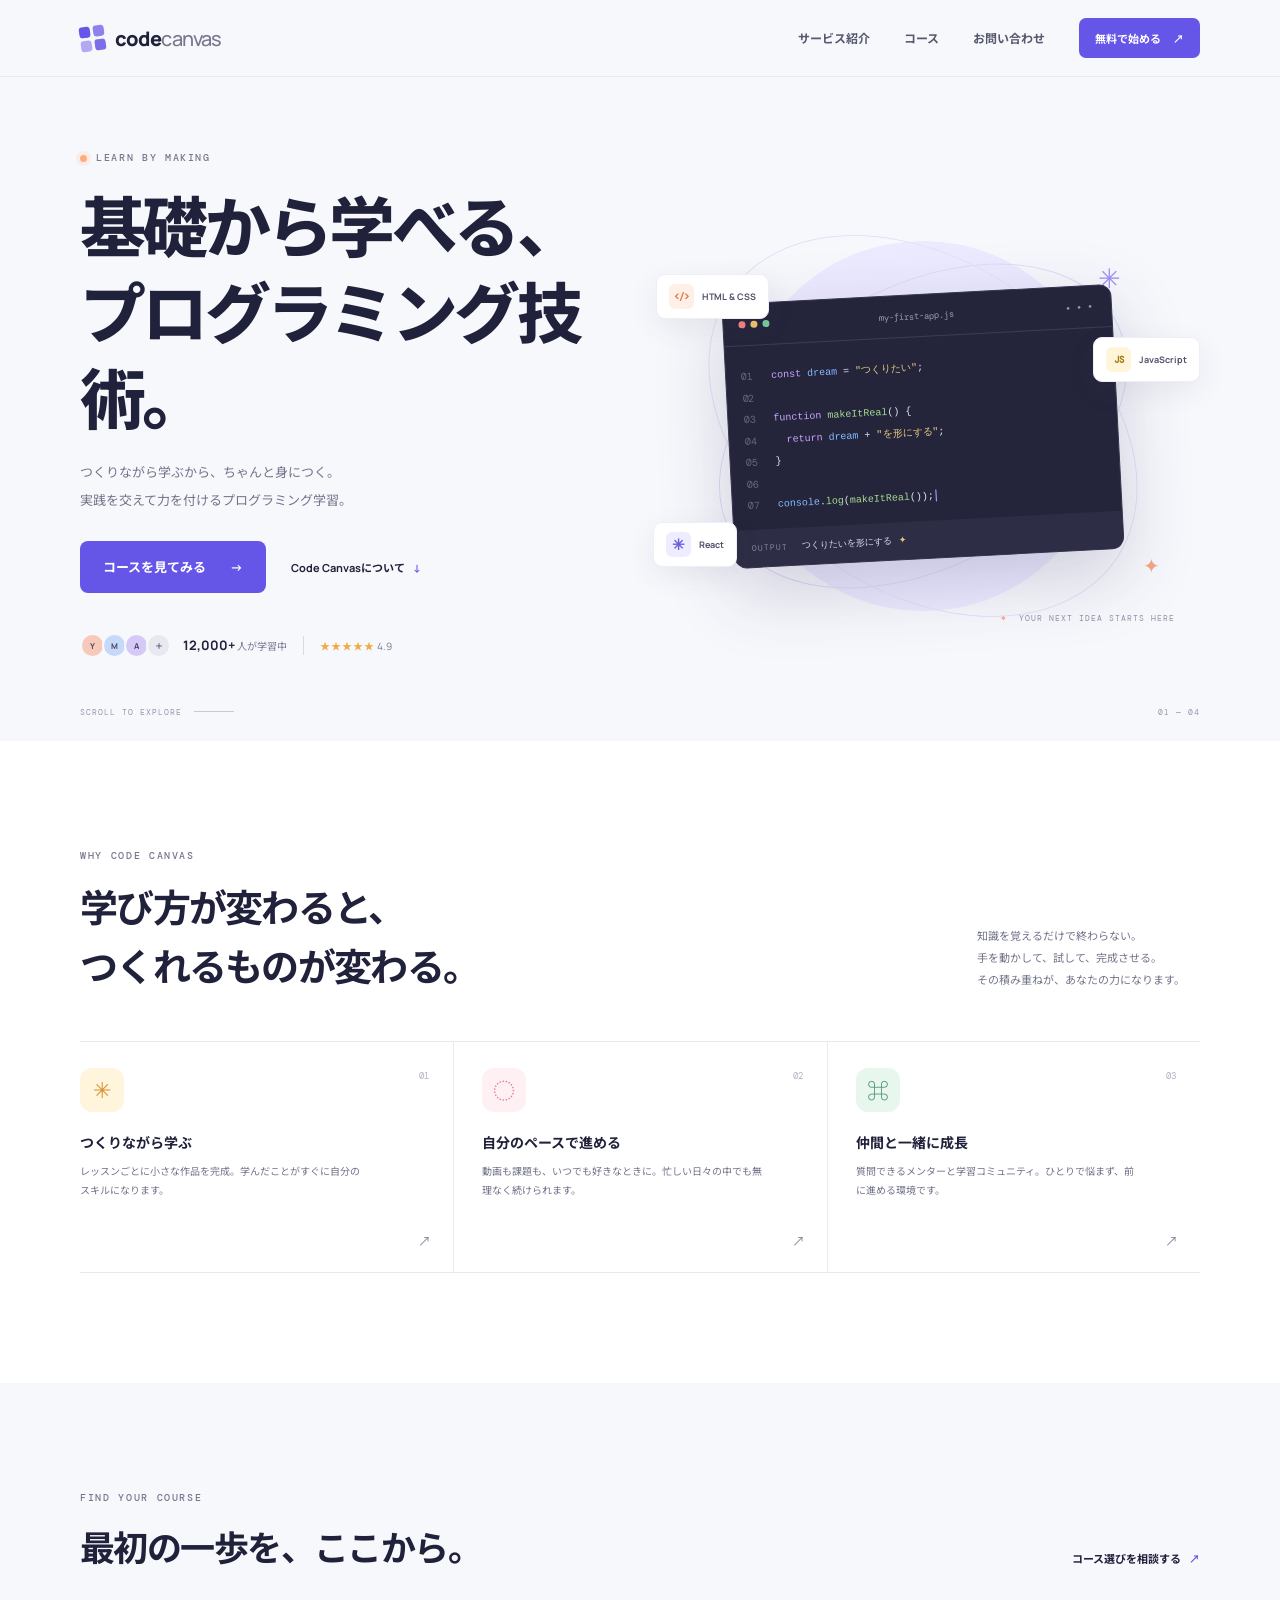
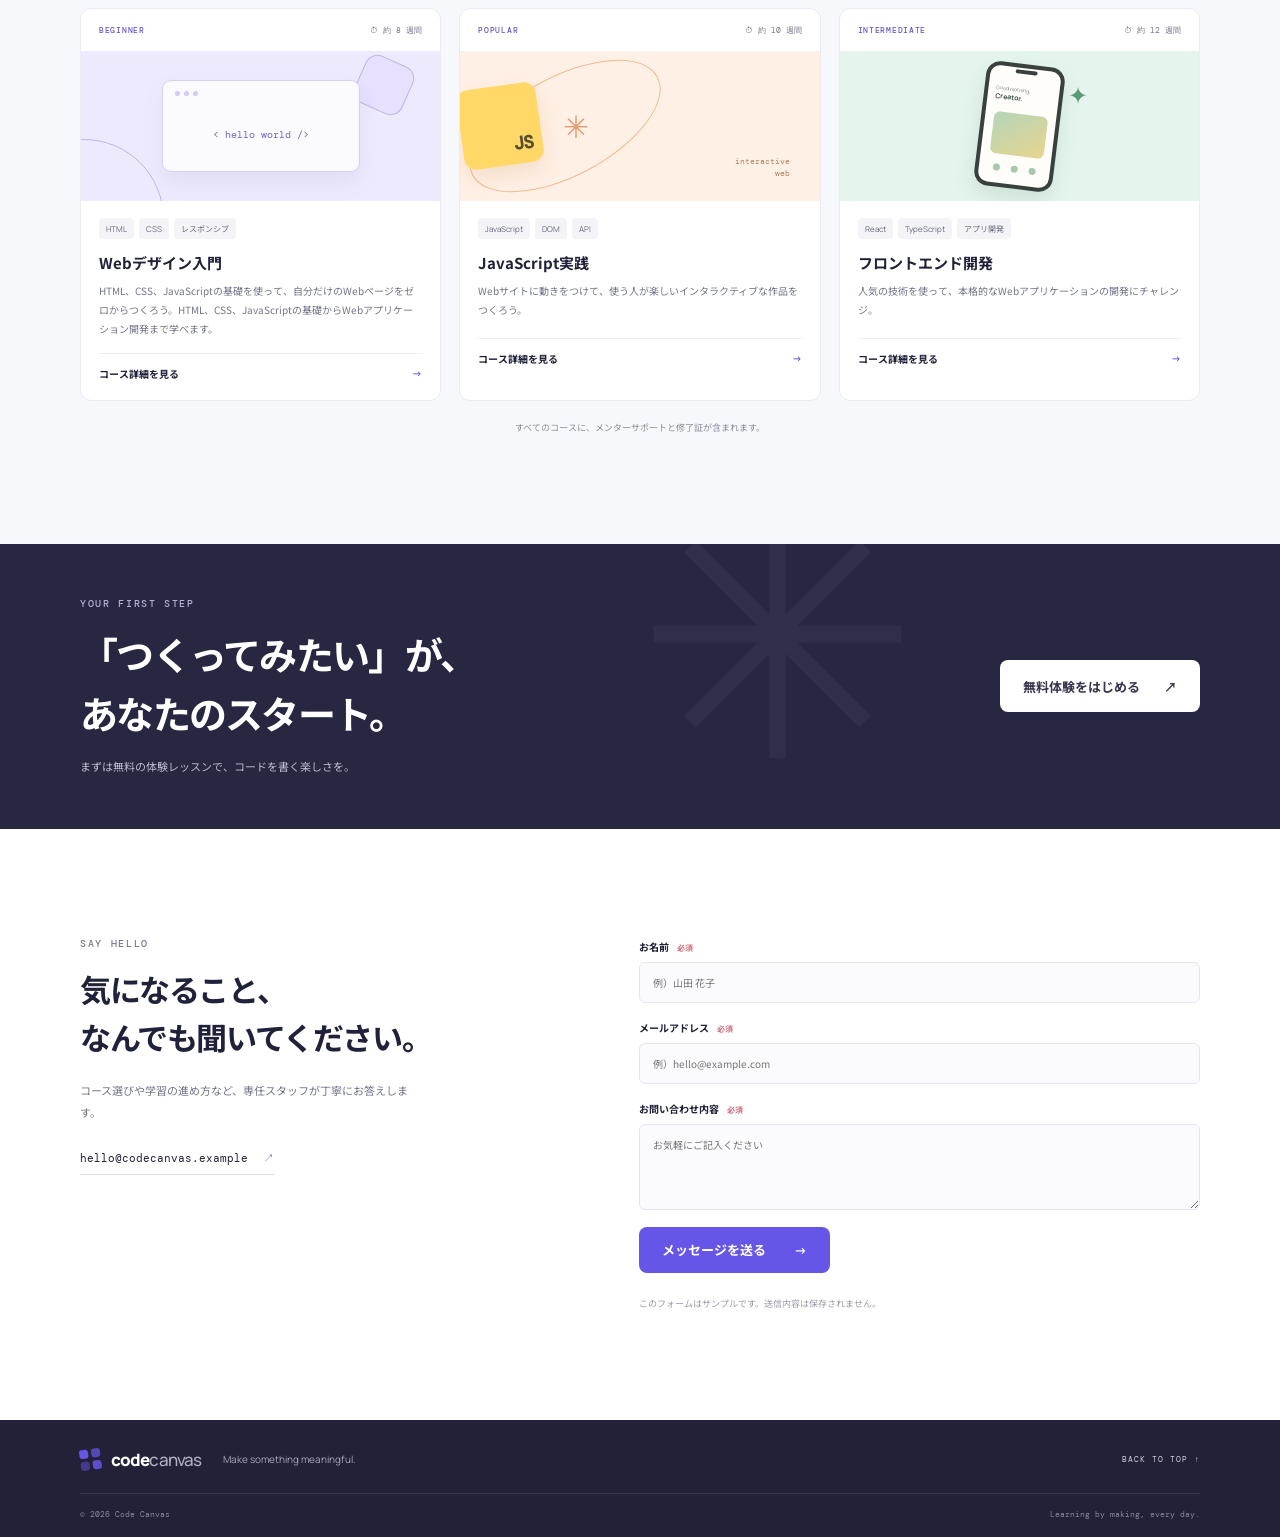
<file: index.html>
<!doctype html>
<html lang="ja">
<head>
  <meta charset="utf-8">
  <meta name="viewport" content="width=device-width, initial-scale=1">
  <meta name="description" content="コードキャンバスは、あなたのペースで実践的なプログラミングを学べるオンライン学習サービスです。">
  <meta name="theme-color" content="#f7f8fc">
  <title>Code Canvas — つくりながら学ぶ、プログラミング</title>
  <link rel="preconnect" href="https://fonts.googleapis.com">
  <link rel="preconnect" href="https://fonts.gstatic.com" crossorigin>
  <link href="https://fonts.googleapis.com/css2?family=DM+Mono:wght@400;500&family=Manrope:wght@400;500;600;700;800&family=Noto+Sans+JP:wght@400;500;600;700;800&display=swap" rel="stylesheet">
  <link rel="stylesheet" href="styles.css">
  <script src="script.js" defer></script>
</head>
<body>
  <a class="skip-link" href="#main">コンテンツへスキップ</a>
  <header class="site-header">
    <div class="container header-inner">
      <a class="brand" href="#home" aria-label="Code Canvas ホーム">
        <span class="brand-mark" aria-hidden="true"><span></span><span></span><span></span><span></span></span>
        <span>code<span class="brand-light">canvas</span></span>
      </a>
      <button class="menu-toggle" type="button" aria-expanded="false" aria-controls="primary-nav" aria-label="メニューを開く">
        <span></span><span></span>
      </button>
      <nav class="nav" id="primary-nav" aria-label="メインナビゲーション">
        <a href="#about">サービス紹介</a>
        <a href="#courses">コース</a>
        <a href="#contact">お問い合わせ</a>
        <a class="button button-small nav-cta" href="#courses">無料で始める <span aria-hidden="true">↗</span></a>
      </nav>
    </div>
  </header>

  <main id="main">
    <section class="hero" id="home" aria-labelledby="hero-title">
      <div class="container hero-grid">
        <div class="hero-copy">
          <p class="eyebrow"><span class="eyebrow-dot"></span> LEARN BY MAKING</p>
          <h1 id="hero-title">基礎から学べる、<br>プログラミング技術。</h1>
          <p class="hero-lead">つくりながら学ぶから、ちゃんと身につく。<br>実践を交えて力を付けるプログラミング学習。</p>
          <div class="hero-actions">
            <a class="button" href="#courses">コースを見てみる <span aria-hidden="true">→</span></a>
            <a class="text-link" href="#about">Code Canvasについて <span aria-hidden="true">↓</span></a>
          </div>
          <div class="hero-proof"><div class="avatar-stack" aria-hidden="true"><span>Y</span><span>M</span><span>A</span><span>＋</span></div><p><strong>12,000+</strong> 人が学習中</p><span class="proof-divider"></span><p class="rating"><span aria-label="5つ星">★★★★★</span> 4.9</p></div>
        </div>
        <div class="hero-art" aria-label="コードを書きながら学ぶ様子を表したイラスト" role="img">
          <div class="art-orbit orbit-one"></div><div class="art-orbit orbit-two"></div>
          <div class="floating-tag tag-html"><span class="tag-icon orange">&lt;/&gt;</span><span>HTML &amp; CSS</span></div>
          <div class="floating-tag tag-js"><span class="tag-icon yellow">JS</span><span>JavaScript</span></div>
          <div class="floating-tag tag-react"><span class="tag-icon blue">✳</span><span>React</span></div>
          <div class="editor-card">
            <div class="editor-top"><div class="editor-dots"><i></i><i></i><i></i></div><span>my-first-app.js</span><span class="editor-menu">···</span></div>
            <div class="editor-body" aria-hidden="true">
              <div><b>01</b><code><span class="code-purple">const</span> <span class="code-blue">dream</span> = <span class="code-yellow">"つくりたい"</span>;</code></div>
              <div><b>02</b><code></code></div>
              <div><b>03</b><code><span class="code-purple">function</span> <span class="code-green">makeItReal</span>() {</code></div>
              <div><b>04</b><code>&nbsp;&nbsp;<span class="code-purple">return</span> <span class="code-blue">dream</span> + <span class="code-yellow">"を形にする"</span>;</code></div>
              <div><b>05</b><code>}</code></div>
              <div><b>06</b><code></code></div>
              <div><b>07</b><code><span class="code-blue">console</span>.<span class="code-green">log</span>(<span class="code-green">makeItReal</span>());<span class="cursor"></span></code></div>
            </div>
            <div class="editor-output"><span class="output-label">OUTPUT</span><span>つくりたいを形にする<span class="sparkle">✦</span></span></div>
          </div>
          <span class="art-spark spark-a">✳</span><span class="art-spark spark-b">✦</span>
          <div class="art-note"><span>✦</span> YOUR NEXT IDEA STARTS HERE</div>
        </div>
      </div>
      <div class="hero-bottom container"><span>SCROLL TO EXPLORE</span><span class="scroll-line"></span><span>01 — 04</span></div>
    </section>

    <section class="section about-section" id="about" aria-labelledby="about-title">
      <div class="container">
        <div class="section-heading"><div><p class="eyebrow">WHY CODE CANVAS</p><h2 id="about-title">学び方が変わると、<br class="mobile-break">つくれるものが変わる。</h2></div><p class="section-intro">知識を覚えるだけで終わらない。<br>手を動かして、試して、完成させる。<br>その積み重ねが、あなたの力になります。</p></div>
        <div class="feature-grid">
          <article class="feature-card"><span class="feature-number">01</span><div class="feature-icon icon-yellow" aria-hidden="true">✳</div><h3>つくりながら学ぶ</h3><p>レッスンごとに小さな作品を完成。学んだことがすぐに自分のスキルになります。</p><span class="feature-arrow" aria-hidden="true">↗</span></article>
          <article class="feature-card"><span class="feature-number">02</span><div class="feature-icon icon-pink" aria-hidden="true">◌</div><h3>自分のペースで進める</h3><p>動画も課題も、いつでも好きなときに。忙しい日々の中でも無理なく続けられます。</p><span class="feature-arrow" aria-hidden="true">↗</span></article>
          <article class="feature-card"><span class="feature-number">03</span><div class="feature-icon icon-green" aria-hidden="true">⌘</div><h3>仲間と一緒に成長</h3><p>質問できるメンターと学習コミュニティ。ひとりで悩まず、前に進める環境です。</p><span class="feature-arrow" aria-hidden="true">↗</span></article>
        </div>
      </div>
    </section>

    <section class="section courses-section" id="courses" aria-labelledby="courses-title">
      <div class="container">
        <div class="section-heading courses-heading"><div><p class="eyebrow">FIND YOUR COURSE</p><h2 id="courses-title">最初の一歩を、ここから。</h2></div><a class="text-link desktop-link" href="#contact">コース選びを相談する <span aria-hidden="true">↗</span></a></div>
        <div class="course-grid">
        <article class="course-card course-lavender"><div class="course-topline"><span class="course-level">BEGINNER</span><span class="course-time">⏱ 約 8 週間</span></div><div class="course-visual visual-web"><span class="visual-window"><i></i><i></i><i></i><b>&lt; hello world /&gt;</b></span><span class="visual-shape shape-circle"></span><span class="visual-shape shape-square"></span></div><div class="course-content"><div class="course-tags"><span>HTML</span><span>CSS</span><span>レスポンシブ</span></div><h3>Webデザイン入門</h3><p>HTML、CSS、JavaScriptの基礎を使って、自分だけのWebページをゼロからつくろう。HTML、CSS、JavaScriptの基礎からWebアプリケーション開発まで学べます。</p><a href="web-design.html" class="course-link">コース詳細を見る <span aria-hidden="true">→</span></a></div></article>
          <article class="course-card course-peach"><div class="course-topline"><span class="course-level">POPULAR</span><span class="course-time">⏱ 約 10 週間</span></div><div class="course-visual visual-js"><span class="js-tile">JS</span><span class="visual-orbit"></span><span class="js-spark">✳</span><span class="js-label">interactive<br>web</span></div><div class="course-content"><div class="course-tags"><span>JavaScript</span><span>DOM</span><span>API</span></div><h3>JavaScript実践</h3><p>Webサイトに動きをつけて、使う人が楽しいインタラクティブな作品をつくろう。</p><a href="javascript-practice.html" class="course-link">コース詳細を見る <span aria-hidden="true">→</span></a></div></article>
          <article class="course-card course-mint"><div class="course-topline"><span class="course-level">INTERMEDIATE</span><span class="course-time">⏱ 約 12 週間</span></div><div class="course-visual visual-app"><div class="app-phone"><span class="phone-notch"></span><span class="phone-greeting">Good morning,<br><b>Creator.</b></span><span class="phone-card"></span><span class="phone-nav"><i></i><i></i><i></i></span></div><span class="app-spark">✦</span></div><div class="course-content"><div class="course-tags"><span>React</span><span>TypeScript</span><span>アプリ開発</span></div><h3>フロントエンド開発</h3><p>人気の技術を使って、本格的なWebアプリケーションの開発にチャレンジ。</p><a href="frontend-development.html" class="course-link">コース詳細を見る <span aria-hidden="true">→</span></a></div></article>
        </div>
        <p class="course-note">すべてのコースに、メンターサポートと修了証が含まれます。</p>
      </div>
    </section>

    <section class="cta-section" aria-labelledby="cta-title"><div class="container cta-inner"><div><p class="eyebrow">YOUR FIRST STEP</p><h2 id="cta-title">「つくってみたい」が、<br>あなたのスタート。</h2><p>まずは無料の体験レッスンで、コードを書く楽しさを。</p></div><a href="#contact" class="button button-light">無料体験をはじめる <span aria-hidden="true">↗</span></a><span class="cta-decoration" aria-hidden="true">✳</span></div></section>

    <section class="section contact-section" id="contact" aria-labelledby="contact-title">
      <div class="container contact-grid"><div class="contact-copy"><p class="eyebrow">SAY HELLO</p><h2 id="contact-title">気になること、<br>なんでも聞いてください。</h2><p>コース選びや学習の進め方など、専任スタッフが丁寧にお答えします。</p><a class="contact-email" href="mailto:hello@codecanvas.example">hello@codecanvas.example <span aria-hidden="true">↗</span></a></div>
        <form class="contact-form" id="contact-form">
          <div class="form-row"><label for="name">お名前 <span>必須</span></label><input id="name" name="name" type="text" autocomplete="name" placeholder="例）山田 花子" required></div>
          <div class="form-row"><label for="email">メールアドレス <span>必須</span></label><input id="email" name="email" type="email" autocomplete="email" placeholder="例）hello@example.com" required></div>
          <div class="form-row"><label for="message">お問い合わせ内容 <span>必須</span></label><textarea id="message" name="message" rows="4" placeholder="お気軽にご記入ください" required></textarea></div>
          <button class="button form-submit" type="submit">メッセージを送る <span aria-hidden="true">→</span></button>
          <p class="form-status" id="form-status" role="status" aria-live="polite"></p>
          <p class="form-note">このフォームはサンプルです。送信内容は保存されません。</p>
        </form>
      </div>
    </section>
  </main>

  <footer class="site-footer"><div class="container footer-main"><a class="brand footer-brand" href="#home"><span class="brand-mark" aria-hidden="true"><span></span><span></span><span></span><span></span></span><span>code<span class="brand-light">canvas</span></span></a><p>Make something meaningful.</p><a href="#home" class="back-top">BACK TO TOP ↑</a></div><div class="container footer-bottom"><span>© 2026 Code Canvas</span><span>Learning by making, every day.</span></div></footer>
</body>
</html>
</file>
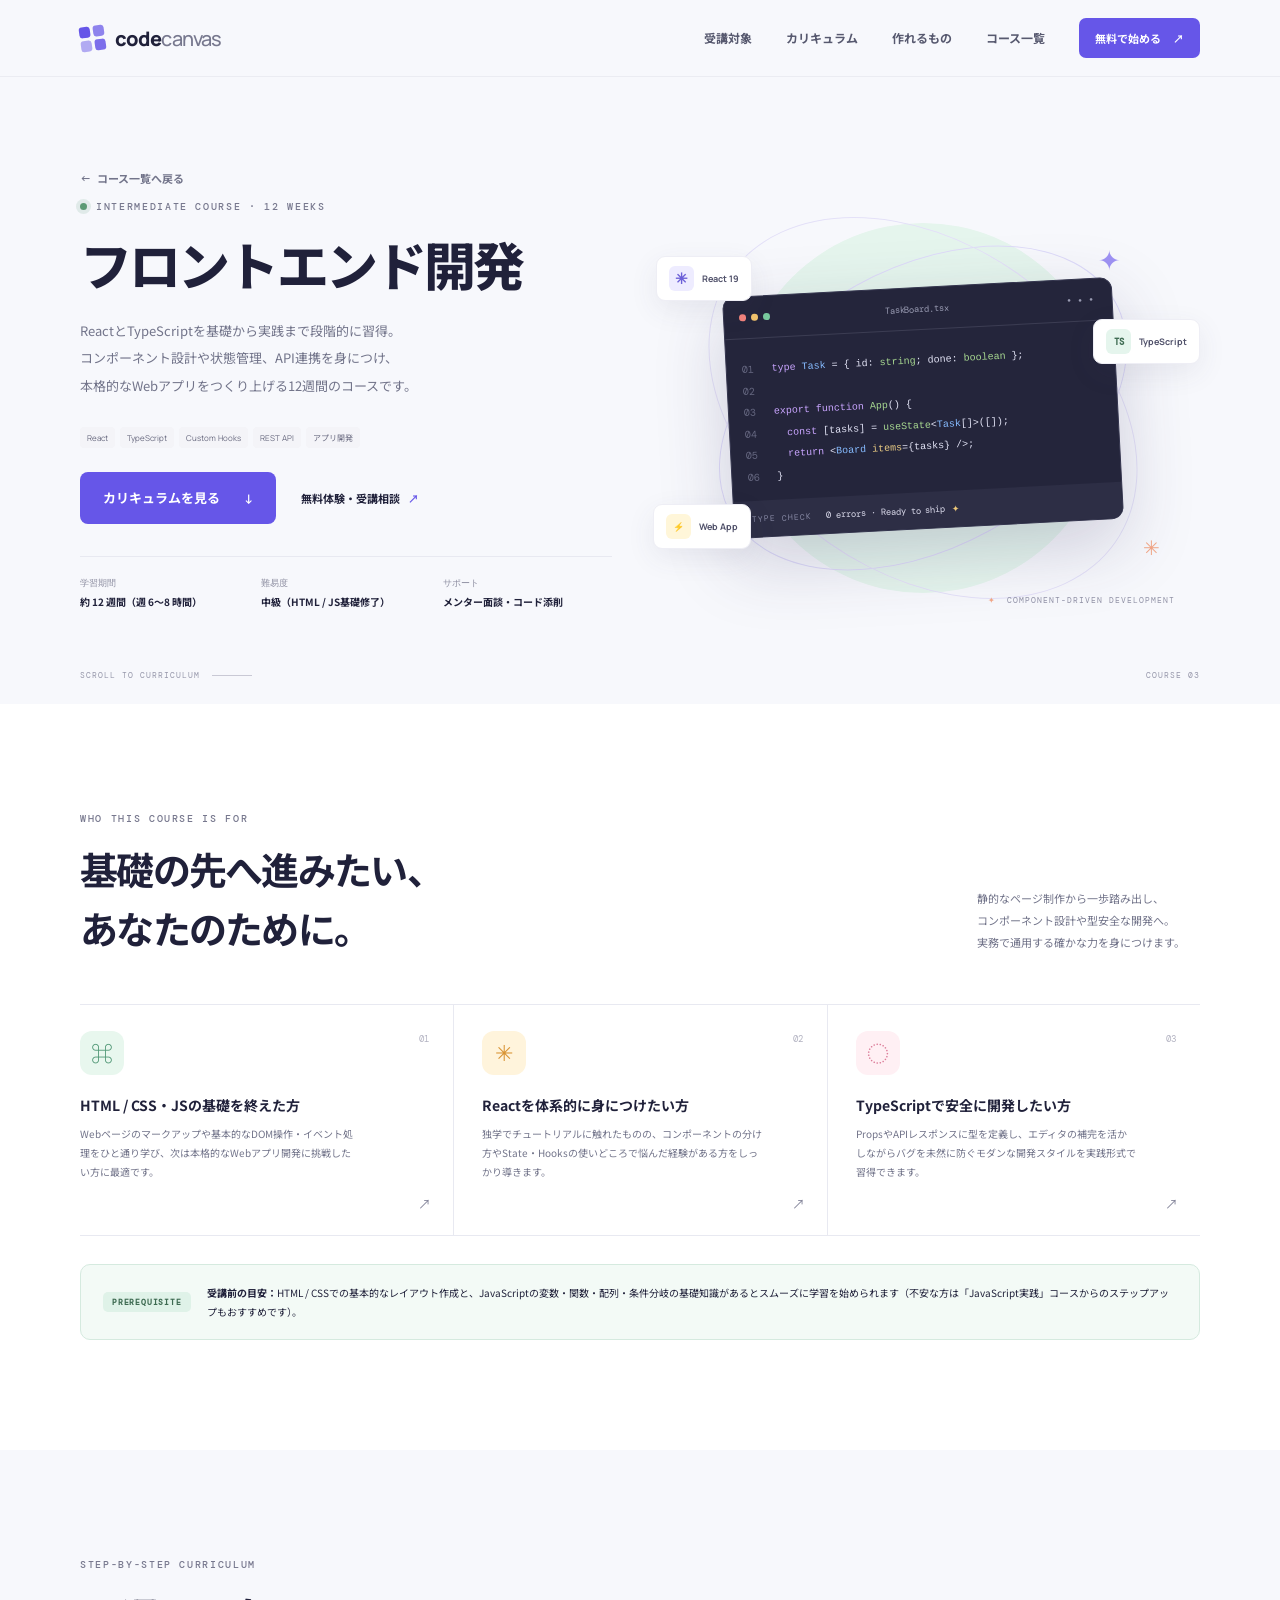
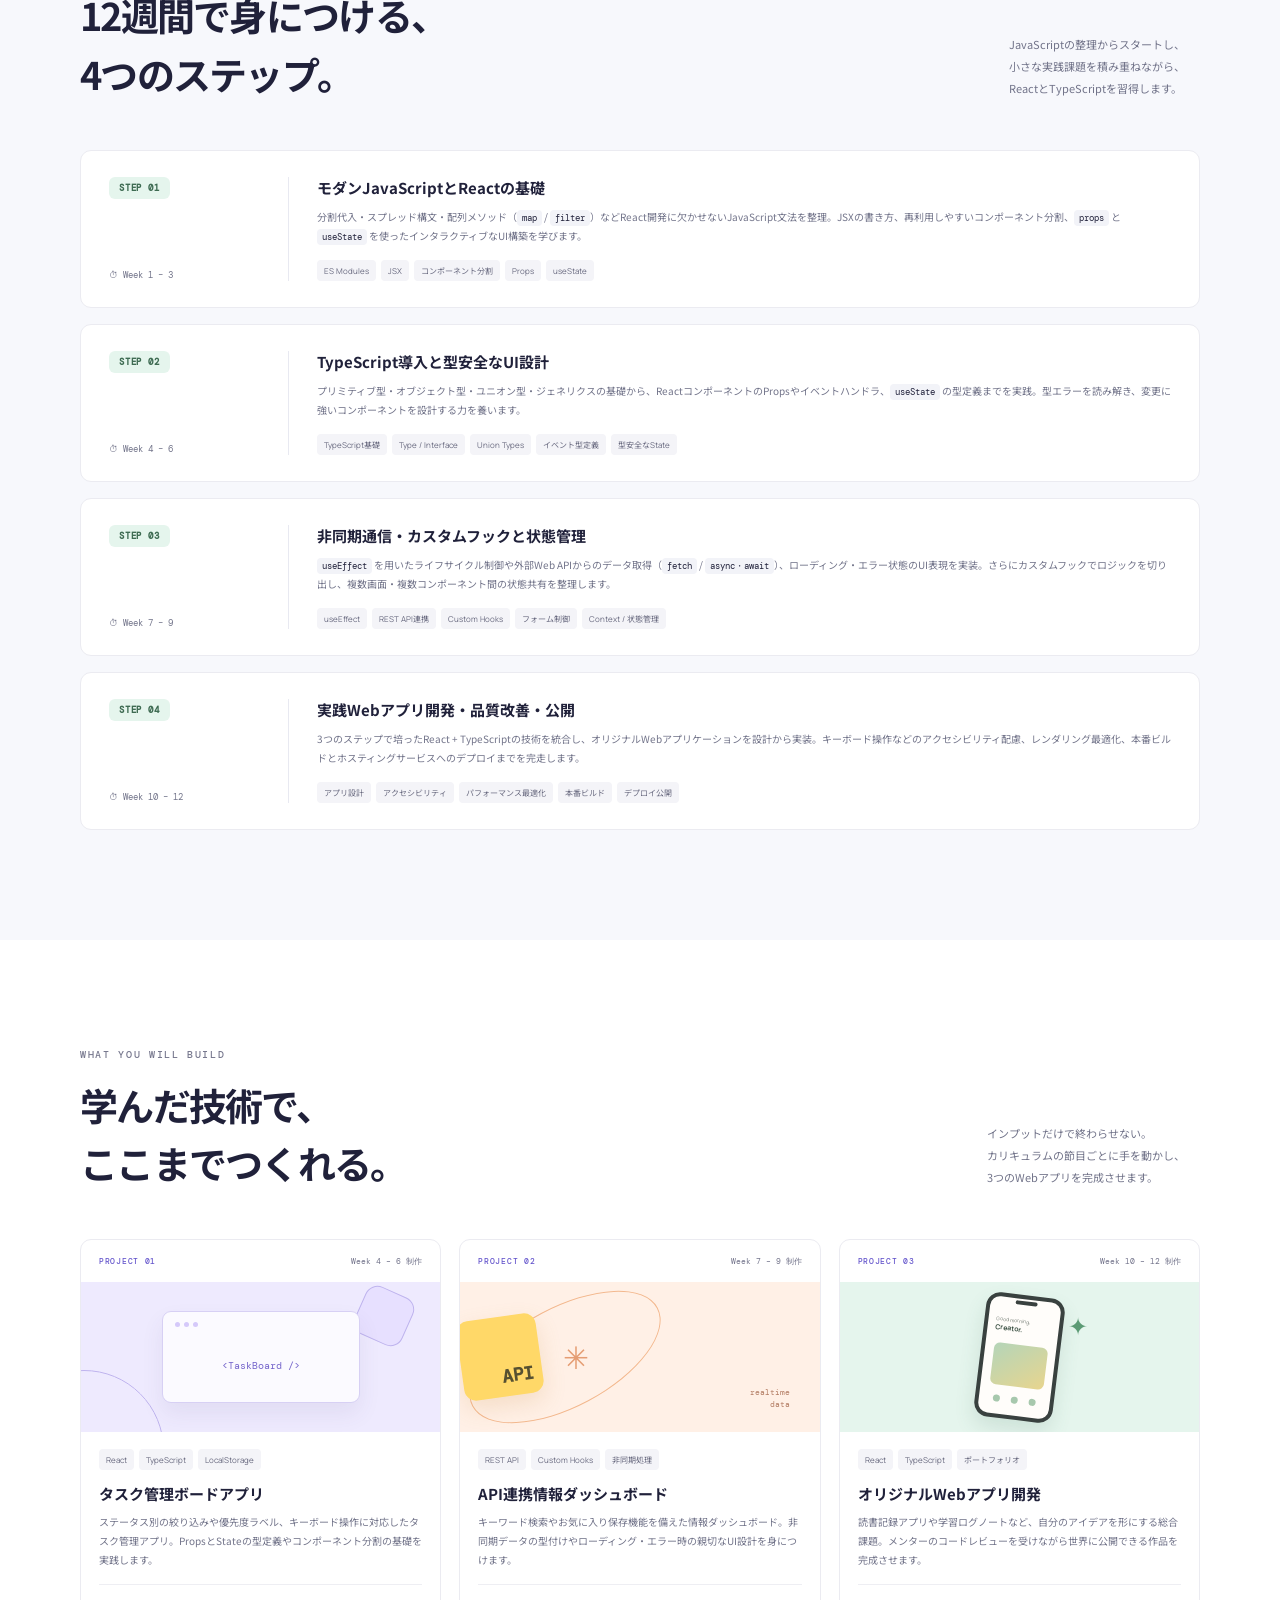
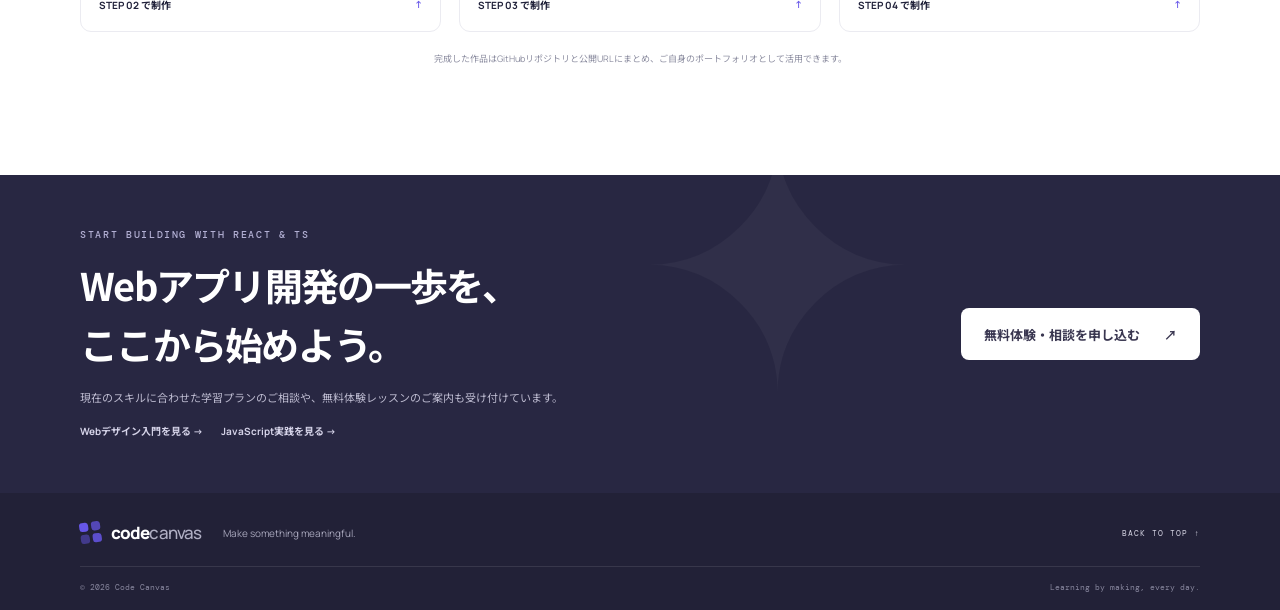
<file: frontend-development.html>
<!doctype html>
<html lang="ja">
<head>
  <meta charset="utf-8">
  <meta name="viewport" content="width=device-width, initial-scale=1">
  <meta name="description" content="Code Canvasのフロントエンド開発コース詳細。ReactとTypeScriptを使い、段階的なカリキュラムで本格的なWebアプリケーション開発を学びます。">
  <meta name="theme-color" content="#f7f8fc">
  <title>フロントエンド開発 | Code Canvas</title>
  <link rel="preconnect" href="https://fonts.googleapis.com">
  <link rel="preconnect" href="https://fonts.gstatic.com" crossorigin>
  <link href="https://fonts.googleapis.com/css2?family=DM+Mono:wght@400;500&family=Manrope:wght@400;500;600;700;800&family=Noto+Sans+JP:wght@400;500;600;700;800&display=swap" rel="stylesheet">
  <link rel="stylesheet" href="styles.css">
  <script src="script.js" defer></script>
</head>
<body>
  <a class="skip-link" href="#main">コンテンツへスキップ</a>
  <header class="site-header">
    <div class="container header-inner">
      <a class="brand" href="index.html" aria-label="Code Canvas ホーム">
        <span class="brand-mark" aria-hidden="true"><span></span><span></span><span></span><span></span></span>
        <span>code<span class="brand-light">canvas</span></span>
      </a>
      <button class="menu-toggle" type="button" aria-expanded="false" aria-controls="primary-nav" aria-label="メニューを開く">
        <span></span><span></span>
      </button>
      <nav class="nav" id="primary-nav" aria-label="メインナビゲーション">
        <a href="#target">受講対象</a>
        <a href="#curriculum">カリキュラム</a>
        <a href="#projects">作れるもの</a>
        <a href="index.html#courses">コース一覧</a>
        <a class="button button-small nav-cta" href="index.html#contact">無料で始める <span aria-hidden="true">↗</span></a>
      </nav>
    </div>
  </header>

  <main id="main">
    <section class="hero course-hero" id="overview" aria-labelledby="course-hero-title">
      <div class="container hero-grid">
        <div class="hero-copy">
          <a class="back-link" href="index.html#courses"><span aria-hidden="true">←</span> コース一覧へ戻る</a>
          <p class="eyebrow"><span class="eyebrow-dot dot-mint"></span> INTERMEDIATE COURSE · 12 WEEKS</p>
          <h1 id="course-hero-title"><span>フロントエンド</span><span>開発</span></h1>
          <p class="hero-lead">ReactとTypeScriptを基礎から実践まで段階的に習得。<br>コンポーネント設計や状態管理、API連携を身につけ、<br>本格的なWebアプリをつくり上げる12週間のコースです。</p>
          <div class="course-tags hero-tags" aria-label="学習する主な技術"><span>React</span><span>TypeScript</span><span>Custom Hooks</span><span>REST API</span><span>アプリ開発</span></div>
          <div class="hero-actions">
            <a class="button" href="#curriculum">カリキュラムを見る <span aria-hidden="true">↓</span></a>
            <a class="text-link" href="index.html#contact">無料体験・受講相談 <span aria-hidden="true">↗</span></a>
          </div>
          <dl class="course-meta-list">
            <div><dt>学習期間</dt><dd>約 12 週間（週 6〜8 時間）</dd></div>
            <div><dt>難易度</dt><dd>中級（HTML / JS基礎修了）</dd></div>
            <div><dt>サポート</dt><dd>メンター面談・コード添削</dd></div>
          </dl>
        </div>
        <div class="hero-art course-hero-art" aria-label="ReactとTypeScriptでコンポーネントを組み立てる様子を表したイラスト" role="img">
          <div class="art-orbit orbit-one"></div><div class="art-orbit orbit-two"></div>
          <div class="floating-tag tag-html"><span class="tag-icon blue">✳</span><span>React 19</span></div>
          <div class="floating-tag tag-js"><span class="tag-icon mint">TS</span><span>TypeScript</span></div>
          <div class="floating-tag tag-react"><span class="tag-icon yellow">⚡</span><span>Web App</span></div>
          <div class="editor-card">
            <div class="editor-top"><div class="editor-dots"><i></i><i></i><i></i></div><span>TaskBoard.tsx</span><span class="editor-menu">···</span></div>
            <div class="editor-body" aria-hidden="true">
              <div><b>01</b><code><span class="code-purple">type</span> <span class="code-blue">Task</span> = { id: <span class="code-green">string</span>; done: <span class="code-green">boolean</span> };</code></div>
              <div><b>02</b><code></code></div>
              <div><b>03</b><code><span class="code-purple">export function</span> <span class="code-green">App</span>() {</code></div>
              <div><b>04</b><code>&nbsp;&nbsp;<span class="code-purple">const</span> [tasks] = <span class="code-green">useState</span>&lt;<span class="code-blue">Task</span>[]&gt;([]);</code></div>
              <div><b>05</b><code>&nbsp;&nbsp;<span class="code-purple">return</span> &lt;<span class="code-blue">Board</span> <span class="code-yellow">items</span>={tasks} /&gt;;</code></div>
              <div><b>06</b><code>}</code></div>
            </div>
            <div class="editor-output"><span class="output-label">TYPE CHECK</span><span>0 errors · Ready to ship<span class="sparkle">✦</span></span></div>
          </div>
          <span class="art-spark spark-a">✦</span><span class="art-spark spark-b">✳</span>
          <div class="art-note"><span>✦</span> COMPONENT-DRIVEN DEVELOPMENT</div>
        </div>
      </div>
      <div class="hero-bottom container"><span>SCROLL TO CURRICULUM</span><span class="scroll-line"></span><span>COURSE 03</span></div>
    </section>

    <section class="section about-section" id="target" aria-labelledby="target-title">
      <div class="container">
        <div class="section-heading">
          <div>
            <p class="eyebrow">WHO THIS COURSE IS FOR</p>
            <h2 id="target-title">基礎の先へ進みたい、<br class="mobile-break">あなたのために。</h2>
          </div>
          <p class="section-intro">静的なページ制作から一歩踏み出し、<br>コンポーネント設計や型安全な開発へ。<br>実務で通用する確かな力を身につけます。</p>
        </div>
        <div class="feature-grid">
          <article class="feature-card"><span class="feature-number">01</span><div class="feature-icon icon-green" aria-hidden="true">⌘</div><h3>HTML / CSS・JSの基礎を終えた方</h3><p>Webページのマークアップや基本的なDOM操作・イベント処理をひと通り学び、次は本格的なWebアプリ開発に挑戦したい方に最適です。</p><span class="feature-arrow" aria-hidden="true">↗</span></article>
          <article class="feature-card"><span class="feature-number">02</span><div class="feature-icon icon-yellow" aria-hidden="true">✳</div><h3>Reactを体系的に身につけたい方</h3><p>独学でチュートリアルに触れたものの、コンポーネントの分け方やState・Hooksの使いどころで悩んだ経験がある方をしっかり導きます。</p><span class="feature-arrow" aria-hidden="true">↗</span></article>
          <article class="feature-card"><span class="feature-number">03</span><div class="feature-icon icon-pink" aria-hidden="true">◌</div><h3>TypeScriptで安全に開発したい方</h3><p>PropsやAPIレスポンスに型を定義し、エディタの補完を活かしながらバグを未然に防ぐモダンな開発スタイルを実践形式で習得できます。</p><span class="feature-arrow" aria-hidden="true">↗</span></article>
        </div>
        <div class="prereq-box" role="note" aria-label="受講前の目安スキル">
          <span class="prereq-badge">PREREQUISITE</span>
          <p><strong>受講前の目安：</strong>HTML / CSSでの基本的なレイアウト作成と、JavaScriptの変数・関数・配列・条件分岐の基礎知識があるとスムーズに学習を始められます（不安な方は「JavaScript実践」コースからのステップアップもおすすめです）。</p>
        </div>
      </div>
    </section>

    <section class="section courses-section" id="curriculum" aria-labelledby="curriculum-title">
      <div class="container">
        <div class="section-heading">
          <div>
            <p class="eyebrow">STEP-BY-STEP CURRICULUM</p>
            <h2 id="curriculum-title">12週間で身につける、<br class="mobile-break">4つのステップ。</h2>
          </div>
          <p class="section-intro">JavaScriptの整理からスタートし、<br>小さな実践課題を積み重ねながら、<br>ReactとTypeScriptを習得します。</p>
        </div>
        <ol class="curriculum-list">
          <li class="curriculum-item">
            <div class="curriculum-meta"><span class="curriculum-step">STEP 01</span><span class="curriculum-weeks">⏱ Week 1 – 3</span></div>
            <div class="curriculum-body">
              <h3>モダンJavaScriptとReactの基礎</h3>
              <p>分割代入・スプレッド構文・配列メソッド（<code>map</code> / <code>filter</code>）などReact開発に欠かせないJavaScript文法を整理。JSXの書き方、再利用しやすいコンポーネント分割、<code>props</code> と <code>useState</code> を使ったインタラクティブなUI構築を学びます。</p>
              <div class="course-tags"><span>ES Modules</span><span>JSX</span><span>コンポーネント分割</span><span>Props</span><span>useState</span></div>
            </div>
          </li>
          <li class="curriculum-item">
            <div class="curriculum-meta"><span class="curriculum-step">STEP 02</span><span class="curriculum-weeks">⏱ Week 4 – 6</span></div>
            <div class="curriculum-body">
              <h3>TypeScript導入と型安全なUI設計</h3>
              <p>プリミティブ型・オブジェクト型・ユニオン型・ジェネリクスの基礎から、ReactコンポーネントのPropsやイベントハンドラ、<code>useState</code> の型定義までを実践。型エラーを読み解き、変更に強いコンポーネントを設計する力を養います。</p>
              <div class="course-tags"><span>TypeScript基礎</span><span>Type / Interface</span><span>Union Types</span><span>イベント型定義</span><span>型安全なState</span></div>
            </div>
          </li>
          <li class="curriculum-item">
            <div class="curriculum-meta"><span class="curriculum-step">STEP 03</span><span class="curriculum-weeks">⏱ Week 7 – 9</span></div>
            <div class="curriculum-body">
              <h3>非同期通信・カスタムフックと状態管理</h3>
              <p><code>useEffect</code> を用いたライフサイクル制御や外部Web APIからのデータ取得（<code>fetch</code> / <code>async・await</code>）、ローディング・エラー状態のUI表現を実装。さらにカスタムフックでロジックを切り出し、複数画面・複数コンポーネント間の状態共有を整理します。</p>
              <div class="course-tags"><span>useEffect</span><span>REST API連携</span><span>Custom Hooks</span><span>フォーム制御</span><span>Context / 状態管理</span></div>
            </div>
          </li>
          <li class="curriculum-item">
            <div class="curriculum-meta"><span class="curriculum-step">STEP 04</span><span class="curriculum-weeks">⏱ Week 10 – 12</span></div>
            <div class="curriculum-body">
              <h3>実践Webアプリ開発・品質改善・公開</h3>
              <p>3つのステップで培ったReact + TypeScriptの技術を統合し、オリジナルWebアプリケーションを設計から実装。キーボード操作などのアクセシビリティ配慮、レンダリング最適化、本番ビルドとホスティングサービスへのデプロイまでを完走します。</p>
              <div class="course-tags"><span>アプリ設計</span><span>アクセシビリティ</span><span>パフォーマンス最適化</span><span>本番ビルド</span><span>デプロイ公開</span></div>
            </div>
          </li>
        </ol>
      </div>
    </section>

    <section class="section about-section" id="projects" aria-labelledby="projects-title">
      <div class="container">
        <div class="section-heading">
          <div>
            <p class="eyebrow">WHAT YOU WILL BUILD</p>
            <h2 id="projects-title">学んだ技術で、<br class="mobile-break">ここまでつくれる。</h2>
          </div>
          <p class="section-intro">インプットだけで終わらせない。<br>カリキュラムの節目ごとに手を動かし、<br>3つのWebアプリを完成させます。</p>
        </div>
        <div class="course-grid">
          <article class="course-card course-lavender">
            <div class="course-topline"><span class="course-level">PROJECT 01</span><span class="course-time">Week 4 – 6 制作</span></div>
            <div class="course-visual visual-web"><span class="visual-window"><i></i><i></i><i></i><b>&lt;TaskBoard /&gt;</b></span><span class="visual-shape shape-circle"></span><span class="visual-shape shape-square"></span></div>
            <div class="course-content">
              <div class="course-tags"><span>React</span><span>TypeScript</span><span>LocalStorage</span></div>
              <h3>タスク管理ボードアプリ</h3>
              <p>ステータス別の絞り込みや優先度ラベル、キーボード操作に対応したタスク管理アプリ。PropsとStateの型定義やコンポーネント分割の基礎を実践します。</p>
              <a href="#curriculum" class="course-link">STEP 02 で制作 <span aria-hidden="true">↑</span></a>
            </div>
          </article>
          <article class="course-card course-peach">
            <div class="course-topline"><span class="course-level">PROJECT 02</span><span class="course-time">Week 7 – 9 制作</span></div>
            <div class="course-visual visual-js"><span class="js-tile">API</span><span class="visual-orbit"></span><span class="js-spark">✳</span><span class="js-label">realtime<br>data</span></div>
            <div class="course-content">
              <div class="course-tags"><span>REST API</span><span>Custom Hooks</span><span>非同期処理</span></div>
              <h3>API連携情報ダッシュボード</h3>
              <p>キーワード検索やお気に入り保存機能を備えた情報ダッシュボード。非同期データの型付けやローディング・エラー時の親切なUI設計を身につけます。</p>
              <a href="#curriculum" class="course-link">STEP 03 で制作 <span aria-hidden="true">↑</span></a>
            </div>
          </article>
          <article class="course-card course-mint">
            <div class="course-topline"><span class="course-level">PROJECT 03</span><span class="course-time">Week 10 – 12 制作</span></div>
            <div class="course-visual visual-app"><div class="app-phone"><span class="phone-notch"></span><span class="phone-greeting">Good morning,<br><b>Creator.</b></span><span class="phone-card"></span><span class="phone-nav"><i></i><i></i><i></i></span></div><span class="app-spark">✦</span></div>
            <div class="course-content">
              <div class="course-tags"><span>React</span><span>TypeScript</span><span>ポートフォリオ</span></div>
              <h3>オリジナルWebアプリ開発</h3>
              <p>読書記録アプリや学習ログノートなど、自分のアイデアを形にする総合課題。メンターのコードレビューを受けながら世界に公開できる作品を完成させます。</p>
              <a href="#curriculum" class="course-link">STEP 04 で制作 <span aria-hidden="true">↑</span></a>
            </div>
          </article>
        </div>
        <p class="course-note">完成した作品はGitHubリポジトリと公開URLにまとめ、ご自身のポートフォリオとして活用できます。</p>
      </div>
    </section>

    <section class="cta-section" aria-labelledby="cta-title">
      <div class="container cta-inner">
        <div>
          <p class="eyebrow">START BUILDING WITH REACT &amp; TS</p>
          <h2 id="cta-title">Webアプリ開発の一歩を、<br>ここから始めよう。</h2>
          <p>現在のスキルに合わせた学習プランのご相談や、無料体験レッスンのご案内も受け付けています。</p>
          <div class="cta-sublinks"><a href="web-design.html">Webデザイン入門を見る →</a><a href="javascript-practice.html">JavaScript実践を見る →</a></div>
        </div>
        <a href="index.html#contact" class="button button-light">無料体験・相談を申し込む <span aria-hidden="true">↗</span></a>
        <span class="cta-decoration" aria-hidden="true">✦</span>
      </div>
    </section>
  </main>

  <footer class="site-footer"><div class="container footer-main"><a class="brand footer-brand" href="index.html"><span class="brand-mark" aria-hidden="true"><span></span><span></span><span></span><span></span></span><span>code<span class="brand-light">canvas</span></span></a><p>Make something meaningful.</p><a href="#overview" class="back-top">BACK TO TOP ↑</a></div><div class="container footer-bottom"><span>© 2026 Code Canvas</span><span>Learning by making, every day.</span></div></footer>
</body>
</html>
</file>
<file: styles.css>
:root {
  color-scheme: light;
  --ink: #20213a;
  --muted: #72748a;
  --paper: #f7f8fc;
  --white: #fff;
  --purple: #6656e8;
  --purple-dark: #5140d1;
  --line: #e8e9f1;
  --font: "Manrope", "Noto Sans JP", sans-serif;
  --jp: "Noto Sans JP", sans-serif;
  --mono: "DM Mono", monospace;
}
* { box-sizing: border-box; }
html { scroll-behavior: smooth; scroll-padding-top: 88px; }
body { margin: 0; color: var(--ink); background: var(--paper); font-family: var(--font); -webkit-font-smoothing: antialiased; }
a { color: inherit; text-decoration: none; }
button, input, textarea { font: inherit; }
.container { width: min(1120px, calc(100% - 64px)); margin-inline: auto; }
.skip-link { position: absolute; top: -48px; left: 16px; z-index: 20; padding: 12px 16px; color: white; background: var(--ink); border-radius: 8px; }
.skip-link:focus { top: 12px; }
.site-header { position: sticky; z-index: 10; top: 0; background: rgb(247 248 252 / 92%); backdrop-filter: blur(16px); border-bottom: 1px solid rgb(32 33 58 / 5%); }
.header-inner { height: 76px; display: flex; align-items: center; justify-content: space-between; }
.brand { display: inline-flex; align-items: center; gap: 10px; font-size: 20px; font-weight: 800; letter-spacing: -.9px; }
.brand-light { font-weight: 500; color: #77788e; }
.brand-mark { width: 25px; height: 25px; display: grid; grid-template-columns: 1fr 1fr; gap: 3px; transform: rotate(-8deg); }
.brand-mark span { border-radius: 3px; background: var(--purple); }
.brand-mark span:nth-child(2) { opacity: .72; }.brand-mark span:nth-child(3) { opacity: .48; }.brand-mark span:nth-child(4) { opacity: .85; }
.nav { display: flex; align-items: center; gap: 34px; font-size: 12px; font-weight: 700; color: #57596f; }
.nav a:not(.button):hover, .text-link:hover { color: var(--purple); }
.button { min-height: 52px; display: inline-flex; align-items: center; justify-content: center; gap: 24px; padding: 0 23px; color: white; background: var(--purple); border: 0; border-radius: 8px; font-size: 13px; font-weight: 700; transition: background .2s, transform .2s; cursor: pointer; }
.button:hover { background: var(--purple-dark); transform: translateY(-2px); }
.button-small { min-height: 40px; gap: 12px; padding: 0 16px; font-size: 11px; border-radius: 7px; }
.menu-toggle { display: none; }
.hero { position: relative; padding-top: 76px; overflow: hidden; }
.hero-grid { min-height: 470px; display: grid; grid-template-columns: 1fr 1.04fr; align-items: center; gap: 34px; }
.hero-copy { padding-bottom: 42px; }
.eyebrow { display: flex; align-items: center; gap: 9px; margin: 0 0 18px; font: 500 10px/1 var(--mono); letter-spacing: 1.65px; color: #77788e; }
.eyebrow-dot { width: 7px; height: 7px; display: inline-block; border-radius: 50%; background: #ffad7a; box-shadow: 0 0 0 4px #ffad7a25; }
h1, h2, h3, p { margin-top: 0; }
h1 { margin-bottom: 20px; font-family: var(--jp); font-size: clamp(42px, 5.4vw, 66px); font-weight: 800; line-height: 1.3; letter-spacing: -.055em; }
.hero-lead { margin-bottom: 28px; color: var(--muted); font-family: var(--jp); font-size: 13px; line-height: 2.1; }
.hero-actions { display: flex; align-items: center; gap: 25px; }
.text-link { font-size: 11px; font-weight: 700; transition: color .2s; }
.text-link span { margin-left: 6px; color: var(--purple); }
.hero-proof { display: flex; align-items: center; gap: 12px; margin-top: 40px; color: #77788e; font-size: 10px; }
.hero-proof p { margin: 0; }.hero-proof strong { color: var(--ink); font-size: 13px; }.proof-divider { width: 1px; height: 19px; margin: 0 4px; background: #d9dae5; }.rating span { color: #f2a946; letter-spacing: 1px; }
.avatar-stack { display: flex; padding-left: 3px; }.avatar-stack span { width: 25px; height: 25px; display: grid; place-items: center; margin-left: -3px; border: 2px solid var(--paper); border-radius: 50%; color: #4c4665; background: #f6c9b9; font-size: 8px; font-weight: 700; }.avatar-stack span:nth-child(2) { background: #c7d9fa; }.avatar-stack span:nth-child(3) { background: #d6c9f7; }.avatar-stack span:nth-child(4) { background: #e8e8f0; }
.hero-art { position: relative; height: 430px; display: grid; place-items: center; isolation: isolate; }
.hero-art::before { position: absolute; z-index: -2; width: 370px; height: 370px; content: ""; border-radius: 50%; background: #eceaff; }
.art-orbit { position: absolute; z-index: -1; width: 440px; height: 280px; border: 1px solid #dedbf9; border-radius: 50%; transform: rotate(-29deg); }.orbit-two { width: 470px; height: 330px; transform: rotate(35deg); border-color: #e4e1f8; }
.editor-card { position: relative; z-index: 1; width: min(390px, 82%); overflow: hidden; border: 1px solid #34354e; border-radius: 12px; background: #24253b; box-shadow: 0 24px 70px #34305d36; transform: rotate(-3deg); }
.editor-top { height: 42px; display: flex; align-items: center; justify-content: space-between; padding: 0 15px; color: #999bb2; border-bottom: 1px solid #3c3d53; font: 9px var(--mono); }.editor-dots { display: flex; gap: 5px; }.editor-dots i { width: 7px; height: 7px; border-radius: 50%; background: #f3837c; }.editor-dots i:nth-child(2) { background: #f2c36c; }.editor-dots i:nth-child(3) { background: #78c99d; }.editor-menu { font-size: 18px; line-height: 1; }
.editor-body { padding: 20px 15px 13px; font: 10px/2.15 var(--mono); color: #e2e3f5; }.editor-body div { display: flex; white-space: pre; }.editor-body b { width: 30px; flex: 0 0 30px; color: #676982; font-weight: 400; }.code-purple { color: #c9a5ff; }.code-blue { color: #86bbff; }.code-yellow { color: #e9cb83; }.code-green { color: #a8d991; }.cursor { display: inline-block; width: 1px; height: 12px; margin-left: 2px; vertical-align: middle; background: #c9a5ff; }
.editor-output { display: flex; align-items: center; gap: 14px; padding: 12px 17px; color: #dcdced; background: #2d2e45; font: 9px var(--mono); }.output-label { color: #898ba6; font-size: 8px; letter-spacing: 1px; }.sparkle { margin-left: 7px; color: #edc778; }
.floating-tag { position: absolute; z-index: 2; display: flex; align-items: center; gap: 8px; padding: 9px 12px; color: #50516a; background: white; border: 1px solid #eeeef5; border-radius: 9px; box-shadow: 0 9px 28px #44436516; font-size: 9px; font-weight: 700; }.tag-html { top: 63px; left: 10px; }.tag-js { top: 126px; right: 0; }.tag-react { bottom: 74px; left: 7px; }.tag-icon { width: 25px; height: 25px; display: grid; place-items: center; border-radius: 6px; font: 700 9px var(--mono); }.orange { color: #df7945; background: #fff0e7; }.yellow { color: #a47b17; background: #fff6d9; }.blue { color: #6d61d8; background: #eeecff; font-size: 15px; }
.art-spark { position: absolute; color: #9e92f3; }.spark-a { top: 48px; right: 79px; font-size: 27px; }.spark-b { bottom: 62px; right: 40px; color: #f3a786; font-size: 20px; }.art-note { position: absolute; right: 25px; bottom: 18px; color: #9293a7; font: 8px var(--mono); letter-spacing: 1px; }.art-note span { margin-right: 5px; color: #f3a786; }
.hero-bottom { display: flex; align-items: center; gap: 12px; padding: 7px 0 24px; color: #9697aa; font: 8px var(--mono); letter-spacing: 1px; }.scroll-line { width: 40px; height: 1px; background: #c9c9d5; }.hero-bottom span:last-child { margin-left: auto; }
.section { padding: 110px 0; }.about-section { background: white; }.section-heading { display: flex; align-items: end; justify-content: space-between; gap: 40px; margin-bottom: 46px; }.section-heading .eyebrow, .contact-copy .eyebrow, .cta-inner .eyebrow { margin-bottom: 16px; }.section-heading h2, .contact-copy h2, .cta-inner h2 { margin-bottom: 0; font-family: var(--jp); font-size: clamp(27px, 3.3vw, 38px); line-height: 1.55; letter-spacing: -.045em; }.section-intro { margin: 0 15px 5px 0; color: var(--muted); font-family: var(--jp); font-size: 11px; line-height: 2; }
.feature-grid { display: grid; grid-template-columns: repeat(3, 1fr); border-top: 1px solid var(--line); border-bottom: 1px solid var(--line); }.feature-card { position: relative; min-height: 230px; padding: 26px 28px 25px 0; }.feature-card + .feature-card { padding-left: 28px; border-left: 1px solid var(--line); }.feature-number { position: absolute; top: 28px; right: 24px; color: #b2b2c1; font: 9px var(--mono); }.feature-card + .feature-card .feature-number { right: 24px; }.feature-icon { width: 44px; height: 44px; display: grid; place-items: center; margin-bottom: 20px; border-radius: 12px; font-size: 22px; }.icon-yellow { color: #d99434; background: #fff4dc; }.icon-pink { color: #dc7e9a; background: #fff0f4; }.icon-green { color: #519876; background: #e8f7ee; }.feature-card h3 { margin-bottom: 9px; font-family: var(--jp); font-size: 14px; }.feature-card p { max-width: 280px; margin-bottom: 0; color: var(--muted); font-family: var(--jp); font-size: 10px; line-height: 1.9; }.feature-arrow { position: absolute; right: 22px; bottom: 22px; color: #85869b; font-size: 13px; }
.courses-section { background: #f7f8fc; }.courses-heading { align-items: end; margin-bottom: 35px; }.courses-heading h2 { font-size: clamp(26px, 3vw, 35px); }.desktop-link { margin-bottom: 7px; }.course-grid { display: grid; grid-template-columns: repeat(3, 1fr); gap: 18px; }.course-card { overflow: hidden; border: 1px solid #ebebf1; border-radius: 11px; background: white; transition: transform .2s, box-shadow .2s; }.course-card:hover { transform: translateY(-4px); box-shadow: 0 15px 35px #39365e12; }.course-topline { height: 42px; display: flex; align-items: center; justify-content: space-between; padding: 0 18px; color: #72738a; font: 8px var(--mono); letter-spacing: .7px; }.course-level { color: #6556cc; font-weight: 500; }.course-time { letter-spacing: 0; }.course-visual { position: relative; height: 150px; display: grid; place-items: center; overflow: hidden; }.course-lavender .course-visual { background: #eeeafe; }.course-peach .course-visual { background: #fff0e6; }.course-mint .course-visual { background: #e5f5ed; }.visual-window { position: relative; z-index: 1; width: 198px; height: 92px; display: flex; align-items: center; gap: 5px; padding: 13px; border: 1px solid #d7d0f4; border-radius: 9px; background: #fbfaff; box-shadow: 0 11px 22px #50447714; }.visual-window i { position: absolute; top: 10px; width: 5px; height: 5px; border-radius: 50%; background: #d5c9fa; }.visual-window i:nth-child(1) { left: 12px; }.visual-window i:nth-child(2) { left: 21px; }.visual-window i:nth-child(3) { left: 30px; }.visual-window b { margin: 17px auto 0; color: #7464cb; font: 10px var(--mono); }.visual-shape { position: absolute; border: 1px solid #bfb4ee; }.shape-circle { width: 160px; height: 160px; left: -77px; bottom: -98px; border-radius: 50%; }.shape-square { width: 52px; height: 52px; top: 8px; right: 30px; border-radius: 13px; transform: rotate(24deg); background: #e7e0ff; }
.visual-js { display: flex; gap: 23px; }.js-tile { position: relative; z-index: 1; width: 80px; height: 80px; display: grid; place-items: end; padding: 8px; border-radius: 12px; color: #565031; background: #ffd868; box-shadow: 0 9px 22px #c88d4630; font: 700 18px var(--mono); transform: rotate(-8deg); }.visual-orbit { position: absolute; width: 210px; height: 100px; border: 1px solid #f3b88e; border-radius: 50%; transform: rotate(-28deg); }.js-spark { position: relative; z-index: 1; color: #e59d73; font-size: 31px; }.js-label { position: absolute; right: 30px; bottom: 22px; color: #b27b62; font: 8px/1.5 var(--mono); text-align: right; }
.app-phone { position: relative; width: 79px; height: 125px; overflow: hidden; border: 4px solid #39413f; border-radius: 14px; background: #fffdfa; box-shadow: 0 10px 20px #3f745e24; transform: rotate(7deg); }.phone-notch { position: absolute; top: 2px; left: 25px; width: 22px; height: 4px; border-radius: 3px; background: #39413f; }.phone-greeting { display: block; margin: 19px 8px 10px; color: #777f77; font: 5px/1.4 var(--font); }.phone-greeting b { color: #3e5346; font-size: 7px; }.phone-card { display: block; width: 54px; height: 42px; margin: auto; border-radius: 6px; background: linear-gradient(145deg,#b4d5b9,#e8d58e); }.phone-nav { display: flex; justify-content: space-around; margin: 10px 8px 0; }.phone-nav i { width: 7px; height: 7px; border-radius: 50%; background: #a7c8ad; }.app-spark { position: absolute; top: 27px; right: 31%; color: #5b9a74; font-size: 24px; }.course-content { padding: 17px 18px 19px; }.course-tags { display: flex; flex-wrap: wrap; gap: 5px; margin-bottom: 13px; }.course-tags span { padding: 5px 7px; color: #68697f; background: #f4f4f8; border-radius: 4px; font-size: 8px; }.course-content h3 { margin-bottom: 8px; font-family: var(--jp); font-size: 15px; }.course-content p { min-height: 42px; margin-bottom: 15px; color: var(--muted); font-family: var(--jp); font-size: 10px; line-height: 1.9; }.course-link { display: flex; justify-content: space-between; padding-top: 12px; border-top: 1px solid #eeeef3; font-size: 10px; font-weight: 700; }.course-link span { color: var(--purple); }.course-note { margin: 20px 0 0; color: #8c8da0; text-align: center; font-size: 9px; }
.cta-section { position: relative; overflow: hidden; color: white; background: #282742; }.cta-inner { position: relative; min-height: 275px; display: flex; align-items: center; justify-content: space-between; padding-block: 55px; }.cta-inner .eyebrow { color: #b3b0d4; }.cta-inner h2 { font-size: clamp(28px, 3.4vw, 38px); }.cta-inner p:not(.eyebrow) { margin: 15px 0 0; color: #bdbbd0; font-family: var(--jp); font-size: 11px; }.button-light { position: relative; z-index: 1; color: #393650; background: white; }.button-light:hover { color: white; }.cta-decoration { position: absolute; right: 25%; top: -86px; color: #ffffff09; font-size: 340px; line-height: 1; }
.contact-section { background: white; }.contact-grid { display: grid; grid-template-columns: .9fr 1.1fr; gap: 100px; }.contact-copy h2 { margin-bottom: 18px; font-size: 31px; }.contact-copy > p:not(.eyebrow) { max-width: 340px; color: var(--muted); font-family: var(--jp); font-size: 11px; line-height: 2; }.contact-email { display: inline-block; margin-top: 17px; padding-bottom: 8px; border-bottom: 1px solid #dcdce6; font: 11px var(--mono); }.contact-email span { margin-left: 8px; color: var(--purple); }.contact-form { display: grid; gap: 17px; }.form-row { display: grid; gap: 8px; }.form-row label { font-family: var(--jp); font-size: 10px; font-weight: 700; }.form-row label span { margin-left: 6px; color: #ce6d7d; font-size: 8px; }.form-row input, .form-row textarea { width: 100%; padding: 12px 13px; border: 1px solid #e5e6ed; border-radius: 6px; outline: none; color: var(--ink); background: #fbfbfd; font-family: var(--jp); font-size: 10px; transition: border .2s, box-shadow .2s; }.form-row input:focus, .form-row textarea:focus { border-color: #a49aef; box-shadow: 0 0 0 3px #6656e817; }.form-row textarea { resize: vertical; }.form-submit { justify-self: start; min-height: 46px; gap: 28px; }.form-status { min-height: 0; margin: -9px 0 0; color: #30815b; font-family: var(--jp); font-size: 10px; }.form-note { margin: -10px 0 0; color: #999aac; font-family: var(--jp); font-size: 9px; }
.site-footer { padding: 28px 0 18px; color: #d2d1e0; background: #222137; }.footer-main { display: flex; align-items: center; gap: 22px; padding-bottom: 22px; }.footer-brand { color: white; font-size: 17px; }.footer-brand .brand-light { color: #b0afc4; }.footer-brand .brand-mark { width: 21px; height: 21px; }.footer-main p { margin: 0; color: #a7a6bb; font-size: 10px; }.back-top { margin-left: auto; font: 8px var(--mono); letter-spacing: 1px; }.footer-bottom { display: flex; justify-content: space-between; padding-top: 15px; border-top: 1px solid #ffffff19; color: #88879e; font: 8px var(--mono); }
a:focus-visible, button:focus-visible { outline: 2px solid var(--purple); outline-offset: 3px; border-radius: 4px; }.course-hero h1 { font-size: clamp(36px, 4.2vw, 52px); }.course-hero h1 span { display: inline-block; }.section-heading { flex-wrap: wrap; }.back-link { display: inline-flex; align-items: center; gap: 6px; margin-bottom: 16px; color: var(--muted); font-size: 11px; font-weight: 700; transition: color .2s; }.back-link:hover { color: var(--purple); }.eyebrow-dot.dot-mint { background: #5b9a74; box-shadow: 0 0 0 4px #5b9a7425; }.hero-tags { margin-bottom: 24px; }.course-meta-list { display: grid; grid-template-columns: repeat(3, 1fr); gap: 12px; margin: 32px 0 0; padding-top: 20px; border-top: 1px solid var(--line); }.course-meta-list dt { margin-bottom: 4px; color: #8c8da0; font: 9px var(--mono); }.course-meta-list dd { margin: 0; font-family: var(--jp); font-size: 10px; font-weight: 700; line-height: 1.5; }.course-hero-art::before { background: #e5f5ed; }.mint { color: #3e6b52; background: #e5f5ed; }.prereq-box { display: flex; align-items: center; gap: 16px; margin-top: 28px; padding: 18px 22px; border: 1px solid #d5eadf; border-radius: 10px; background: #f3faf6; }.prereq-badge { flex-shrink: 0; padding: 5px 9px; border-radius: 5px; color: #3e6b52; background: #dff2e8; font: 700 8px var(--mono); letter-spacing: .8px; }.prereq-box p { margin: 0; color: var(--ink); font-family: var(--jp); font-size: 10px; line-height: 1.9; }.curriculum-list { list-style: none; margin: 0; padding: 0; display: grid; gap: 16px; }.curriculum-item { display: grid; grid-template-columns: 180px 1fr; gap: 28px; padding: 26px 28px; border: 1px solid #ebebf1; border-radius: 11px; background: white; transition: transform .2s, box-shadow .2s; }.curriculum-item:hover { transform: translateY(-2px); box-shadow: 0 12px 28px #39365e0f; }.curriculum-meta { display: flex; flex-direction: column; justify-content: space-between; padding-right: 20px; border-right: 1px solid var(--line); }.curriculum-step { display: inline-flex; align-self: flex-start; padding: 5px 10px; border-radius: 6px; color: #3e6b52; background: #e5f5ed; font: 700 9px var(--mono); letter-spacing: .8px; }.curriculum-weeks { color: var(--muted); font: 9px var(--mono); }.curriculum-body h3 { margin-bottom: 9px; font-family: var(--jp); font-size: 15px; }.curriculum-body p { margin-bottom: 14px; color: var(--muted); font-family: var(--jp); font-size: 10px; line-height: 1.95; }.curriculum-body code { padding: 2px 5px; border-radius: 4px; color: var(--ink); background: #f2f3f8; font: 9px var(--mono); }.curriculum-body .course-tags { margin-bottom: 0; }.cta-sublinks { display: flex; flex-wrap: wrap; gap: 18px; margin-top: 18px; }.cta-sublinks a { color: #d5d3e8; font-size: 10px; font-weight: 700; transition: color .2s; }.cta-sublinks a:hover { color: white; }
@media (min-width: 1280px) { .hero-grid { min-height: 510px; } }
@media (max-width: 850px) { .container { width: min(100% - 44px, 700px); }.hero { padding-top: 48px; }.hero-grid { grid-template-columns: 1fr 1fr; gap: 0; }.hero-art { transform: scale(.85); margin-inline: -30px; }.hero-copy { position: relative; z-index: 2; }.nav { gap: 20px; }.contact-grid { gap: 50px; }.section { padding: 82px 0; }.course-meta-list { grid-template-columns: 1fr; gap: 10px; }.curriculum-item { grid-template-columns: 140px 1fr; gap: 20px; padding: 22px; } }
@media (max-width: 640px) { html { scroll-padding-top: 68px; }.container { width: calc(100% - 40px); }.header-inner { height: 66px; }.brand { font-size: 18px; }.brand-mark { width: 22px; height: 22px; }.menu-toggle { width: 42px; height: 42px; display: grid; place-content: center; gap: 5px; padding: 0; border: 0; border-radius: 7px; background: #eeedf8; cursor: pointer; }.menu-toggle span { width: 17px; height: 1.5px; background: var(--ink); transition: transform .2s; }.menu-toggle[aria-expanded="true"] span:first-child { transform: translateY(3.25px) rotate(45deg); }.menu-toggle[aria-expanded="true"] span:last-child { transform: translateY(-3.25px) rotate(-45deg); }.nav { position: absolute; top: 65px; left: 0; right: 0; display: none; align-items: stretch; gap: 0; padding: 8px 20px 18px; border-bottom: 1px solid var(--line); background: var(--paper); }.nav.is-open { display: flex; flex-direction: column; }.nav > a:not(.button) { padding: 14px 3px; border-bottom: 1px solid var(--line); }.nav .nav-cta { align-self: flex-start; margin-top: 13px; }.hero { padding-top: 45px; }.hero-grid { display: flex; flex-direction: column; align-items: stretch; gap: 4px; }.hero-copy { padding-bottom: 0; }.eyebrow { font-size: 9px; }.hero h1 { font-size: clamp(41px, 12vw, 56px); }.course-hero h1 { font-size: clamp(34px, 9.5vw, 46px); }.hero-lead { font-size: 11px; }.hero-actions { gap: 17px; }.hero-actions .button { min-height: 47px; padding-inline: 16px; gap: 15px; font-size: 11px; }.hero-actions .text-link { font-size: 9px; }.hero-proof { margin-top: 26px; }.hero-art { height: 320px; margin: -1px -15px 0; transform: scale(.82); transform-origin: center top; }.hero-art::before { width: 325px; height: 325px; }.editor-card { width: min(390px, 82%); }.floating-tag { transform: scale(.9); }.tag-html { left: 4%; }.tag-js { right: 4%; }.tag-react { left: 3%; }.art-orbit { width: 390px; }.orbit-two { width: 405px; }.hero-bottom { padding-top: 0; padding-bottom: 18px; }.section { padding: 70px 0; }.section-heading { display: block; margin-bottom: 30px; }.section-heading h2, .contact-copy h2 { font-size: 27px; }.section-intro { margin: 17px 0 0; font-size: 10px; }.mobile-break { display: none; }.feature-grid { grid-template-columns: 1fr; }.feature-card, .feature-card + .feature-card { min-height: 0; padding: 22px 32px 22px 0; border-left: 0; }.feature-card + .feature-card { border-top: 1px solid var(--line); }.feature-icon { width: 39px; height: 39px; margin-bottom: 13px; }.feature-card h3 { font-size: 13px; }.feature-card p { max-width: 100%; font-size: 10px; }.feature-number { top: 22px; right: 0; }.feature-card + .feature-card .feature-number { right: 0; }.feature-arrow { right: 3px; bottom: 22px; }.courses-heading { display: flex; align-items: end; }.courses-heading h2 { font-size: 26px; }.desktop-link { display: none; }.course-grid { grid-template-columns: 1fr; gap: 14px; }.course-visual { height: 155px; }.course-content { padding-inline: 16px; }.course-content p { min-height: auto; }.course-note { font-size: 8px; }.cta-inner { min-height: 0; display: block; padding-block: 57px; }.cta-inner h2 { font-size: 29px; }.cta-inner p:not(.eyebrow) { font-size: 10px; }.cta-inner .button { margin-top: 25px; }.cta-decoration { right: -22px; top: -14px; font-size: 220px; }.contact-grid { grid-template-columns: 1fr; gap: 35px; }.contact-copy h2 { margin-bottom: 12px; }.contact-email { margin-top: 6px; }.contact-form { gap: 14px; }.form-submit { width: 100%; }.footer-main { flex-wrap: wrap; gap: 12px; }.footer-main p { width: 100%; order: 1; }.back-top { margin-left: auto; }.footer-bottom { gap: 10px; font-size: 7px; }.prereq-box { flex-direction: column; align-items: flex-start; gap: 10px; padding: 16px; }.curriculum-item { grid-template-columns: 1fr; gap: 12px; padding: 18px; }.curriculum-meta { flex-direction: row; align-items: center; padding-right: 0; padding-bottom: 10px; border-right: 0; border-bottom: 1px solid var(--line); } }
@media (prefers-reduced-motion: reduce) { *, *::before, *::after { scroll-behavior: auto !important; transition-duration: .01ms !important; animation-duration: .01ms !important; animation-iteration-count: 1 !important; } }
</file>
